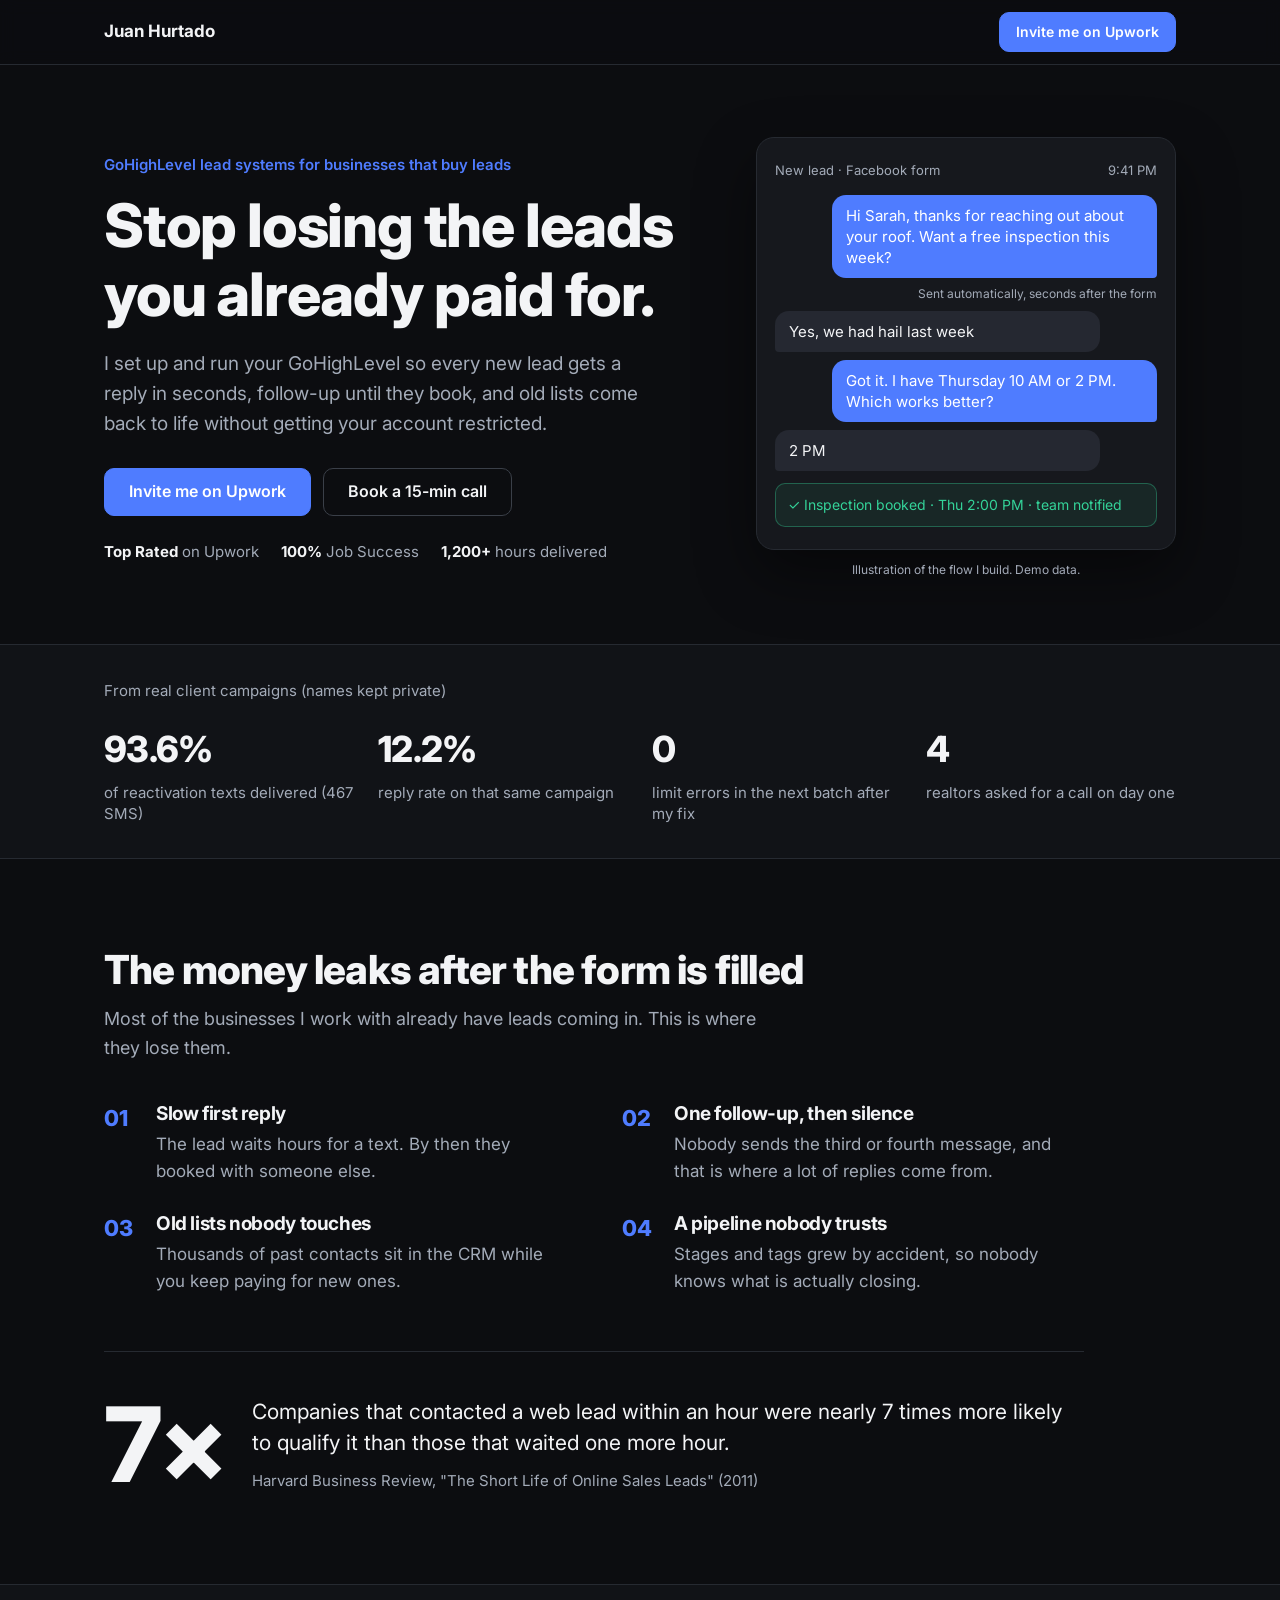
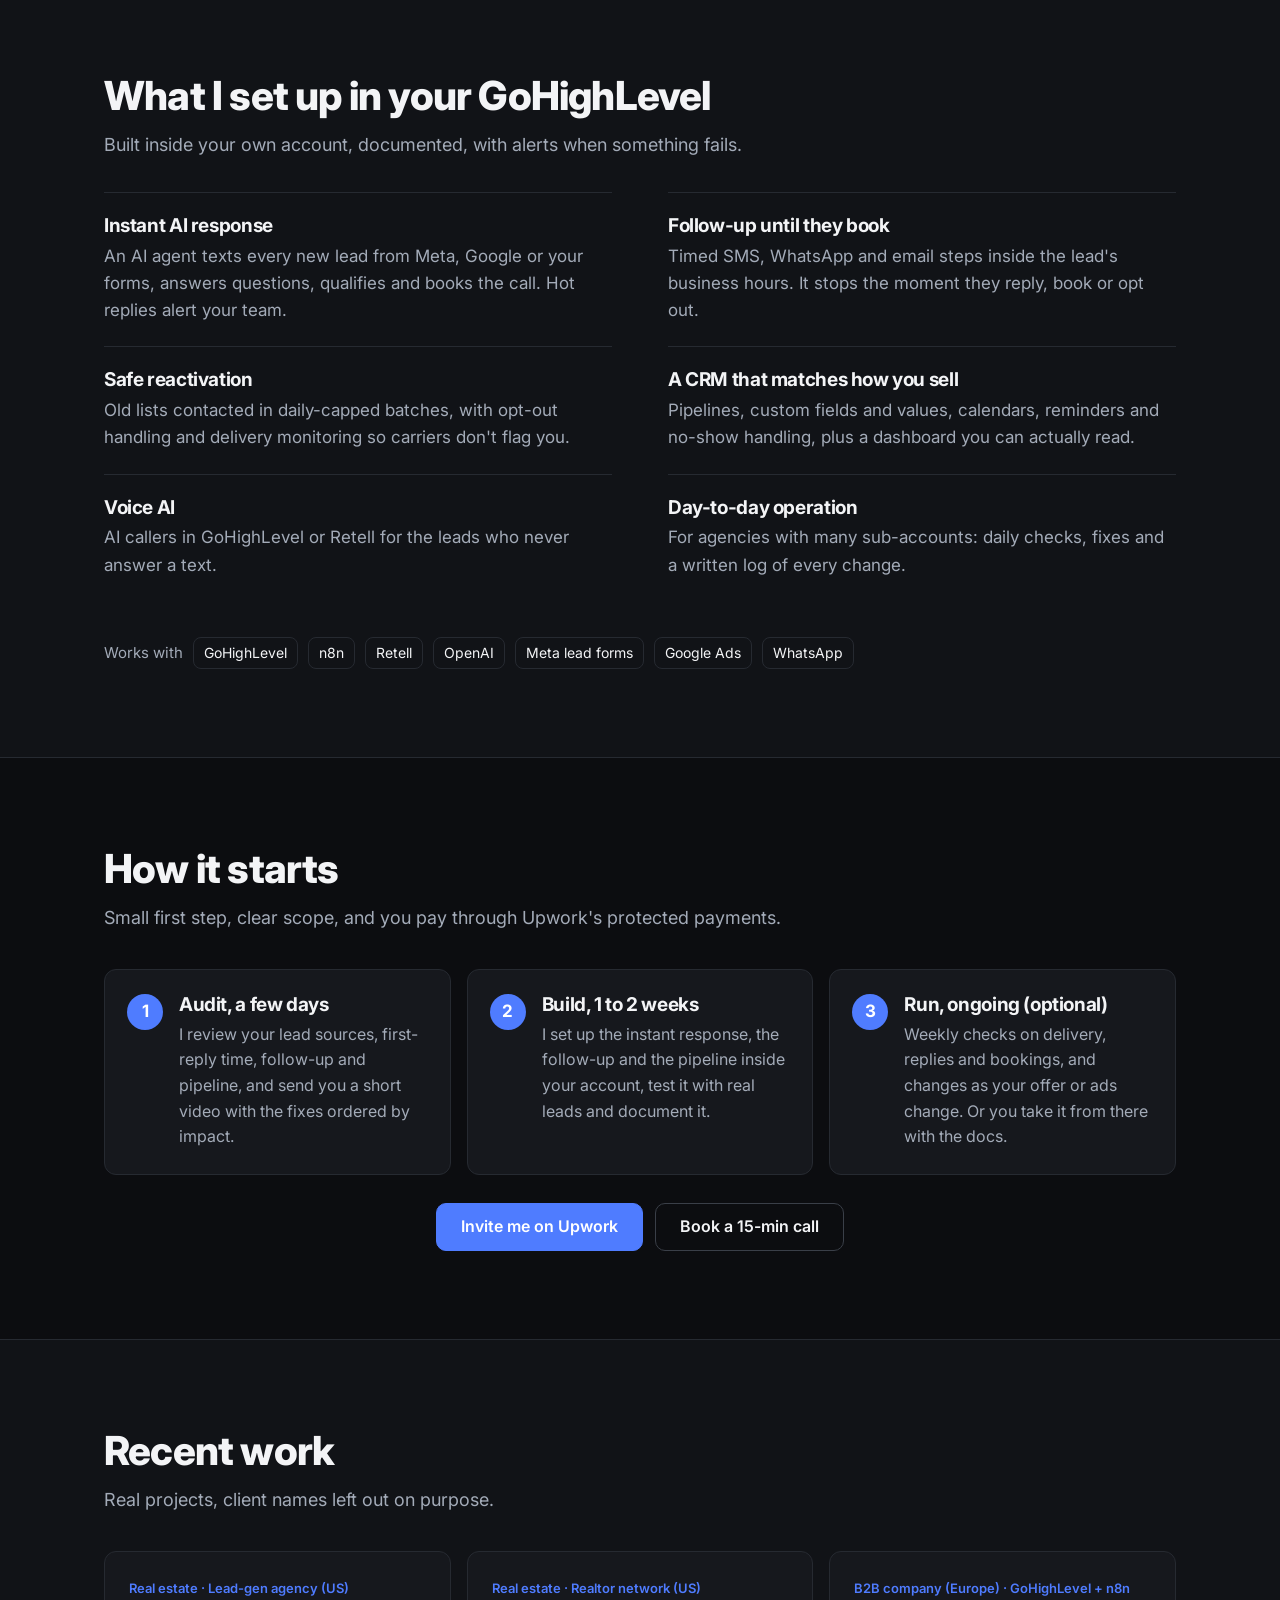
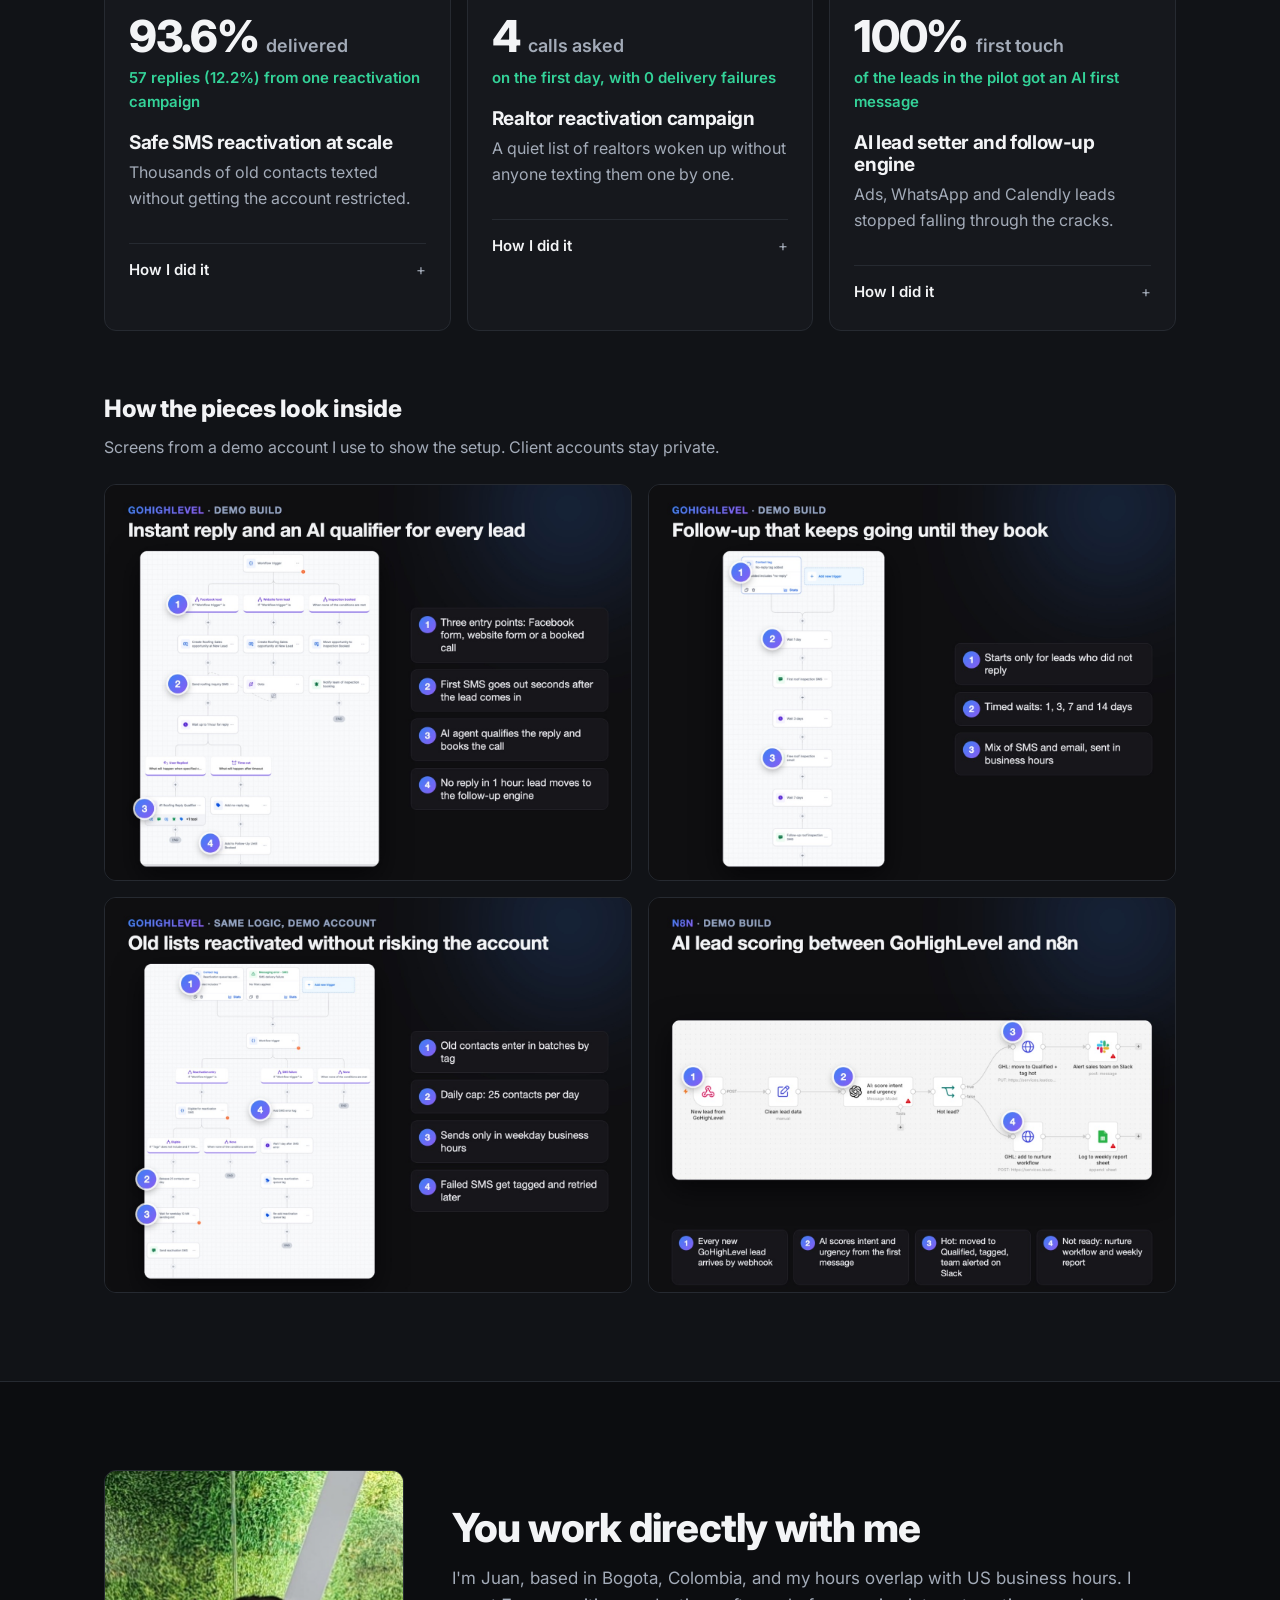
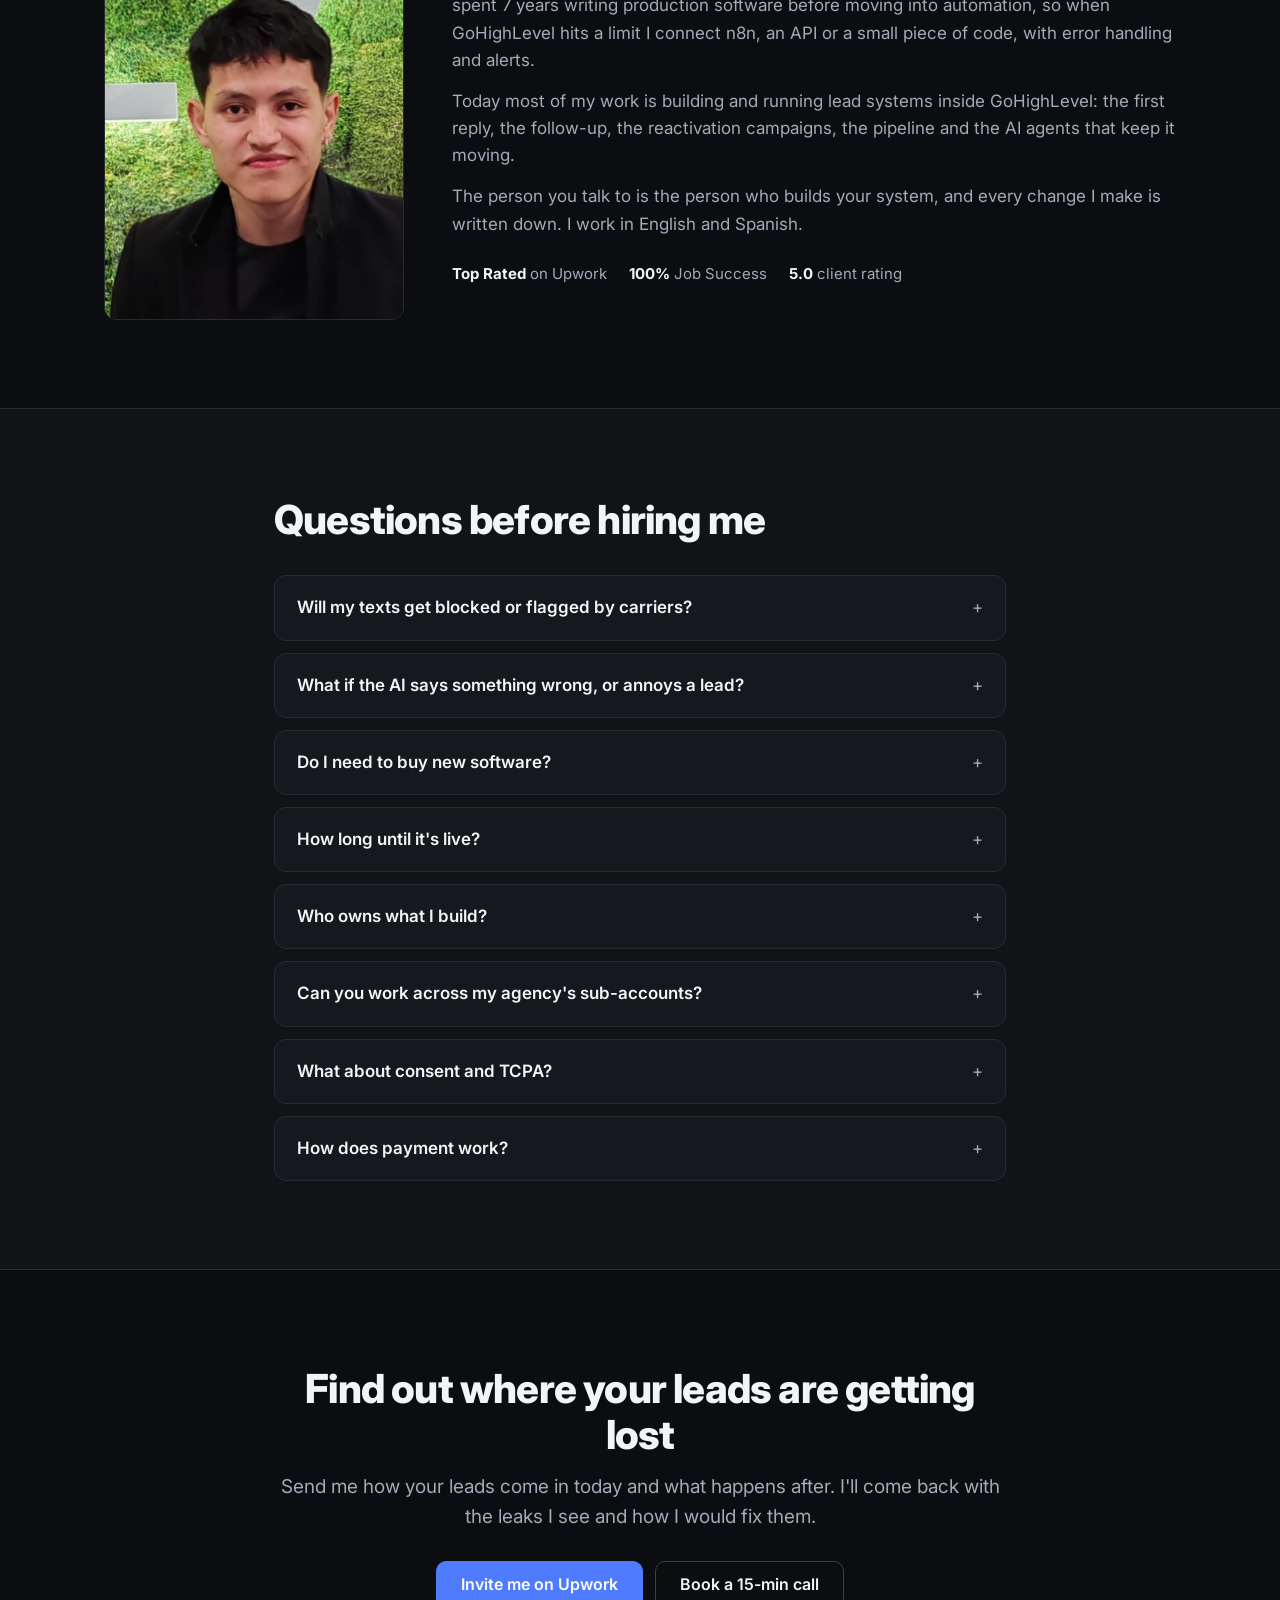
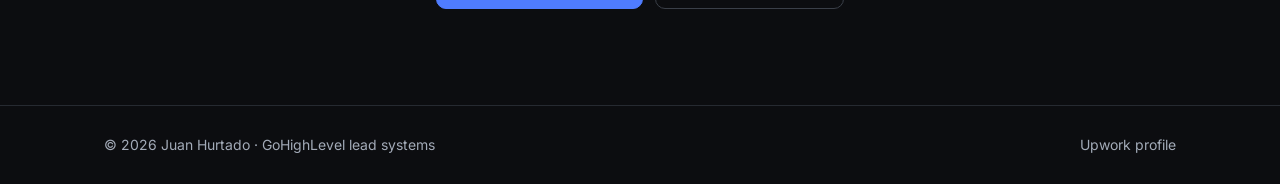
<file: index.html>
<!doctype html>
<html lang="en">
<head>
<meta charset="utf-8">
<meta name="viewport" content="width=device-width, initial-scale=1">
<title>Juan Hurtado | GoHighLevel Lead Systems: AI Follow-Up &amp; Speed-to-Lead</title>
<meta name="description" content="I set up and run GoHighLevel systems that reply to new leads in seconds, follow up until they book, and reactivate old lists safely. Top Rated on Upwork, 100% Job Success.">
<link rel="preconnect" href="https://fonts.googleapis.com">
<link rel="preconnect" href="https://fonts.gstatic.com" crossorigin>
<link href="https://fonts.googleapis.com/css2?family=Inter:wght@400;500;600;700;800&display=swap" rel="stylesheet">
<link rel="stylesheet" href="assets/v3.css">
</head>
<body>

<header class="top">
  <div class="wrap top-in">
    <a href="#" class="brand">Juan Hurtado</a>
    <a class="btn btn-sm" href="https://www.upwork.com/freelancers/~01d2ce62af5850011c?mp_source=share" target="_blank" rel="noopener">Invite me on Upwork</a>
  </div>
</header>

<main>

<!-- 1. Hero -->
<section class="hero">
  <div class="wrap hero-in">
    <div class="hero-copy">
      <p class="eyebrow">GoHighLevel lead systems for businesses that buy leads</p>
      <h1>Stop losing the leads you already paid for.</h1>
      <p class="lead">I set up and run your GoHighLevel so every new lead gets a reply in seconds, follow-up until they book, and old lists come back to life without getting your account restricted.</p>
      <div class="cta-row">
        <a class="btn" href="https://www.upwork.com/freelancers/~01d2ce62af5850011c?mp_source=share" target="_blank" rel="noopener">Invite me on Upwork</a>
        <a class="btn btn-ghost" href="/call">Book a 15-min call</a>
      </div>
      <ul class="proof-line">
        <li><strong>Top Rated</strong> on Upwork</li>
        <li><strong>100%</strong> Job Success</li>
        <li><strong>1,200+</strong> hours delivered</li>
      </ul>
    </div>
    <div class="hero-visual" aria-label="Example of an instant AI reply that books an inspection">
      <div class="phone">
        <div class="phone-top"><span>New lead · Facebook form</span><span>9:41 PM</span></div>
        <div class="msg out">Hi Sarah, thanks for reaching out about your roof. Want a free inspection this week?</div>
        <div class="msg-meta">Sent automatically, seconds after the form</div>
        <div class="msg in">Yes, we had hail last week</div>
        <div class="msg out">Got it. I have Thursday 10 AM or 2 PM. Which works better?</div>
        <div class="msg in">2 PM</div>
        <div class="booked">✓ Inspection booked · Thu 2:00 PM · team notified</div>
      </div>
      <p class="visual-note">Illustration of the flow I build. Demo data.</p>
    </div>
  </div>
</section>

<!-- 2. Proof -->
<section class="band">
  <div class="wrap">
    <p class="band-title">From real client campaigns (names kept private)</p>
    <div class="stats">
      <div class="stat"><span class="num">93.6%</span><span class="lbl">of reactivation texts delivered (467 SMS)</span></div>
      <div class="stat"><span class="num">12.2%</span><span class="lbl">reply rate on that same campaign</span></div>
      <div class="stat"><span class="num">0</span><span class="lbl">limit errors in the next batch after my fix</span></div>
      <div class="stat"><span class="num">4</span><span class="lbl">realtors asked for a call on day one</span></div>
    </div>
  </div>
</section>

<!-- 3. Problem -->
<section class="sec">
  <div class="wrap">
    <h2>The money leaks after the form is filled</h2>
    <p class="sec-sub">Most of the businesses I work with already have leads coming in. This is where they lose them.</p>
    <ol class="leaks">
      <li><h3>Slow first reply</h3><p>The lead waits hours for a text. By then they booked with someone else.</p></li>
      <li><h3>One follow-up, then silence</h3><p>Nobody sends the third or fourth message, and that is where a lot of replies come from.</p></li>
      <li><h3>Old lists nobody touches</h3><p>Thousands of past contacts sit in the CRM while you keep paying for new ones.</p></li>
      <li><h3>A pipeline nobody trusts</h3><p>Stages and tags grew by accident, so nobody knows what is actually closing.</p></li>
    </ol>
    <figure class="fact">
      <span class="fact-num">7&times;</span>
      <figcaption>
        <p>Companies that contacted a web lead within an hour were nearly 7 times more likely to qualify it than those that waited one more hour.</p>
        <cite>Harvard Business Review, "The Short Life of Online Sales Leads" (2011)</cite>
      </figcaption>
    </figure>
  </div>
</section>

<!-- 4. What I set up -->
<section class="sec sec-alt">
  <div class="wrap">
    <h2>What I set up in your GoHighLevel</h2>
    <p class="sec-sub">Built inside your own account, documented, with alerts when something fails.</p>
    <div class="offer">
      <div class="offer-item"><h3>Instant AI response</h3><p>An AI agent texts every new lead from Meta, Google or your forms, answers questions, qualifies and books the call. Hot replies alert your team.</p></div>
      <div class="offer-item"><h3>Follow-up until they book</h3><p>Timed SMS, WhatsApp and email steps inside the lead's business hours. It stops the moment they reply, book or opt out.</p></div>
      <div class="offer-item"><h3>Safe reactivation</h3><p>Old lists contacted in daily-capped batches, with opt-out handling and delivery monitoring so carriers don't flag you.</p></div>
      <div class="offer-item"><h3>A CRM that matches how you sell</h3><p>Pipelines, custom fields and values, calendars, reminders and no-show handling, plus a dashboard you can actually read.</p></div>
      <div class="offer-item"><h3>Voice AI</h3><p>AI callers in GoHighLevel or Retell for the leads who never answer a text.</p></div>
      <div class="offer-item"><h3>Day-to-day operation</h3><p>For agencies with many sub-accounts: daily checks, fixes and a written log of every change.</p></div>
    </div>
    <p class="works">Works with <span>GoHighLevel</span><span>n8n</span><span>Retell</span><span>OpenAI</span><span>Meta lead forms</span><span>Google Ads</span><span>WhatsApp</span></p>
  </div>
</section>

<!-- 5. How it works -->
<section class="sec">
  <div class="wrap">
    <h2>How it starts</h2>
    <p class="sec-sub">Small first step, clear scope, and you pay through Upwork's protected payments.</p>
    <ol class="steps">
      <li><span class="step-n">1</span><div><h3>Audit, a few days</h3><p>I review your lead sources, first-reply time, follow-up and pipeline, and send you a short video with the fixes ordered by impact.</p></div></li>
      <li><span class="step-n">2</span><div><h3>Build, 1 to 2 weeks</h3><p>I set up the instant response, the follow-up and the pipeline inside your account, test it with real leads and document it.</p></div></li>
      <li><span class="step-n">3</span><div><h3>Run, ongoing (optional)</h3><p>Weekly checks on delivery, replies and bookings, and changes as your offer or ads change. Or you take it from there with the docs.</p></div></li>
    </ol>
    <div class="cta-row center">
      <a class="btn" href="https://www.upwork.com/freelancers/~01d2ce62af5850011c?mp_source=share" target="_blank" rel="noopener">Invite me on Upwork</a>
      <a class="btn btn-ghost" href="/call">Book a 15-min call</a>
    </div>
  </div>
</section>

<!-- 6. Case studies -->
<section class="sec sec-alt">
  <div class="wrap">
    <h2>Recent work</h2>
    <p class="sec-sub">Real projects, client names left out on purpose.</p>
    <div class="cases">
      <article class="case">
        <p class="case-tag">Real estate · Lead-gen agency (US)</p>
        <p class="case-num">93.6% <span>delivered</span></p>
        <p class="case-num2">57 replies (12.2%) from one reactivation campaign</p>
        <h3>Safe SMS reactivation at scale</h3>
        <p class="case-line">Thousands of old contacts texted without getting the account restricted.</p>
        <details class="case-more"><summary>How I did it</summary>
          <ul><li>Daily-capped batches with opt-out handling</li><li>Error tags with automatic requeue and delivery monitoring</li><li>When the account hit its daily opt-out limit, I traced it to follow-ups missing an opt-out line and fixed them: the next batch of 240 had 0 limit errors</li></ul>
        </details>
      </article>
      <article class="case">
        <p class="case-tag">Real estate · Realtor network (US)</p>
        <p class="case-num">4 <span>calls asked</span></p>
        <p class="case-num2">on the first day, with 0 delivery failures</p>
        <h3>Realtor reactivation campaign</h3>
        <p class="case-line">A quiet list of realtors woken up without anyone texting them one by one.</p>
        <details class="case-more"><summary>How I did it</summary>
          <ul><li>About 50 personal openers a day from the right number</li><li>An alert to the team the moment a realtor replies</li><li>Automatic stop for anyone who opts out</li></ul>
        </details>
      </article>
      <article class="case">
        <p class="case-tag">B2B company (Europe) · GoHighLevel + n8n</p>
        <p class="case-num">100% <span>first touch</span></p>
        <p class="case-num2">of the leads in the pilot got an AI first message</p>
        <h3>AI lead setter and follow-up engine</h3>
        <p class="case-line">Ads, WhatsApp and Calendly leads stopped falling through the cracks.</p>
        <details class="case-more"><summary>How I did it</summary>
          <ul><li>An AI agent sends the first touch and moves each lead through AI stages in the pipeline</li><li>Follow-ups at 5, 7, 14 and 20 days, approved by a person first</li><li>Sent only in the lead's local business hours, 4 touches max</li></ul>
        </details>
      </article>
    </div>

    <h3 class="sub-h">How the pieces look inside</h3>
    <p class="sec-sub small">Screens from a demo account I use to show the setup. Client accounts stay private.</p>
    <div class="gallery">
      <a href="Images/sistemas/2-workflow-respuesta-ia.jpg" target="_blank" rel="noopener"><img src="Images/sistemas/2-workflow-respuesta-ia.jpg" alt="GoHighLevel workflow: instant reply and AI qualifier for every new lead" loading="lazy" width="1400" height="1050"></a>
      <a href="Images/sistemas/2-workflow-seguimiento.jpg" target="_blank" rel="noopener"><img src="Images/sistemas/2-workflow-seguimiento.jpg" alt="GoHighLevel follow-up workflow that keeps going until the lead books" loading="lazy" width="1400" height="1050"></a>
      <a href="Images/sistemas/2-workflow-reactivacion.jpg" target="_blank" rel="noopener"><img src="Images/sistemas/2-workflow-reactivacion.jpg" alt="GoHighLevel reactivation workflow with a daily cap and retries" loading="lazy" width="1400" height="1050"></a>
      <a href="Images/sistemas/2-workflow-n8n.jpg" target="_blank" rel="noopener"><img src="Images/sistemas/2-workflow-n8n.jpg" alt="n8n workflow that scores leads with AI and updates GoHighLevel" loading="lazy" width="1400" height="1050"></a>
    </div>
  </div>
</section>

<!-- 7. About -->
<section class="sec">
  <div class="wrap about">
    <img class="about-photo" src="Images/Persona/juan-2026.jpg" alt="Juan Hurtado" width="600" height="900">
    <div>
      <h2>You work directly with me</h2>
      <p>I'm Juan, based in Bogota, Colombia, and my hours overlap with US business hours. I spent 7 years writing production software before moving into automation, so when GoHighLevel hits a limit I connect n8n, an API or a small piece of code, with error handling and alerts.</p>
      <p>Today most of my work is building and running lead systems inside GoHighLevel: the first reply, the follow-up, the reactivation campaigns, the pipeline and the AI agents that keep it moving.</p>
      <p>The person you talk to is the person who builds your system, and every change I make is written down. I work in English and Spanish.</p>
      <ul class="proof-line">
        <li><strong>Top Rated</strong> on Upwork</li>
        <li><strong>100%</strong> Job Success</li>
        <li><strong>5.0</strong> client rating</li>
      </ul>
    </div>
  </div>
</section>

<!-- 8. FAQ -->
<section class="sec sec-alt">
  <div class="wrap narrow">
    <h2>Questions before hiring me</h2>
    <details><summary>Will my texts get blocked or flagged by carriers?</summary><p>Most blocks come from three things: no A2P 10DLC registration, messages without an opt-out line, and sending too much too fast. I check your A2P status, add opt-out handling, cap daily volume and watch delivery and opt-out rates. I learned this the hard way on a client account that hit its daily opt-out limit, and fixed the cause.</p></details>
    <details><summary>What if the AI says something wrong, or annoys a lead?</summary><p>The AI only answers from the information and rules you approve, it hands the conversation to a person when it's unsure or the lead asks for one, and sensitive messages can wait for approval. During the first weeks I read the conversations myself and adjust the prompt.</p></details>
    <details><summary>Do I need to buy new software?</summary><p>Usually not. Everything is built inside your GoHighLevel. You pay GoHighLevel's normal usage for SMS and AI. Voice calls need Retell or GoHighLevel's Voice AI, and n8n only if your setup needs something GoHighLevel can't do.</p></details>
    <details><summary>How long until it's live?</summary><p>If your A2P registration is already approved, the instant response and the first follow-up are usually live in one to two weeks. If it isn't, I start the registration on day one, and carrier approval can take from a few days to a couple of weeks.</p></details>
    <details><summary>Who owns what I build?</summary><p>You do. Everything lives in your account, with written documentation, so you can keep it running or hand it to someone else. Nothing is locked to me.</p></details>
    <details><summary>Can you work across my agency's sub-accounts?</summary><p>Yes. I build a standard setup once, then roll it out and maintain it per client, with a log of what changed in each account.</p></details>
    <details><summary>What about consent and TCPA?</summary><p>I set up the technical side: consent fields, quiet hours, opt-out handling and do-not-contact tags. How you collect consent is your call, and for legal questions you should check with your lawyer.</p></details>
    <details><summary>How does payment work?</summary><p>Everything goes through Upwork, hourly or with a fixed first step. You see the hours and the work, and payments are protected by Upwork.</p></details>
  </div>
</section>

<!-- 9. Final CTA -->
<section class="final">
  <div class="wrap narrow center">
    <h2>Find out where your leads are getting lost</h2>
    <p>Send me how your leads come in today and what happens after. I'll come back with the leaks I see and how I would fix them.</p>
    <div class="cta-row center">
      <a class="btn" href="https://www.upwork.com/freelancers/~01d2ce62af5850011c?mp_source=share" target="_blank" rel="noopener">Invite me on Upwork</a>
      <a class="btn btn-ghost" href="/call">Book a 15-min call</a>
    </div>
  </div>
</section>

</main>

<footer class="foot">
  <div class="wrap foot-in">
    <span>© 2026 Juan Hurtado · GoHighLevel lead systems</span>
    <a href="https://www.upwork.com/freelancers/~01d2ce62af5850011c?mp_source=share" target="_blank" rel="noopener">Upwork profile</a>
  </div>
</footer>

</body>
</html>
</file>
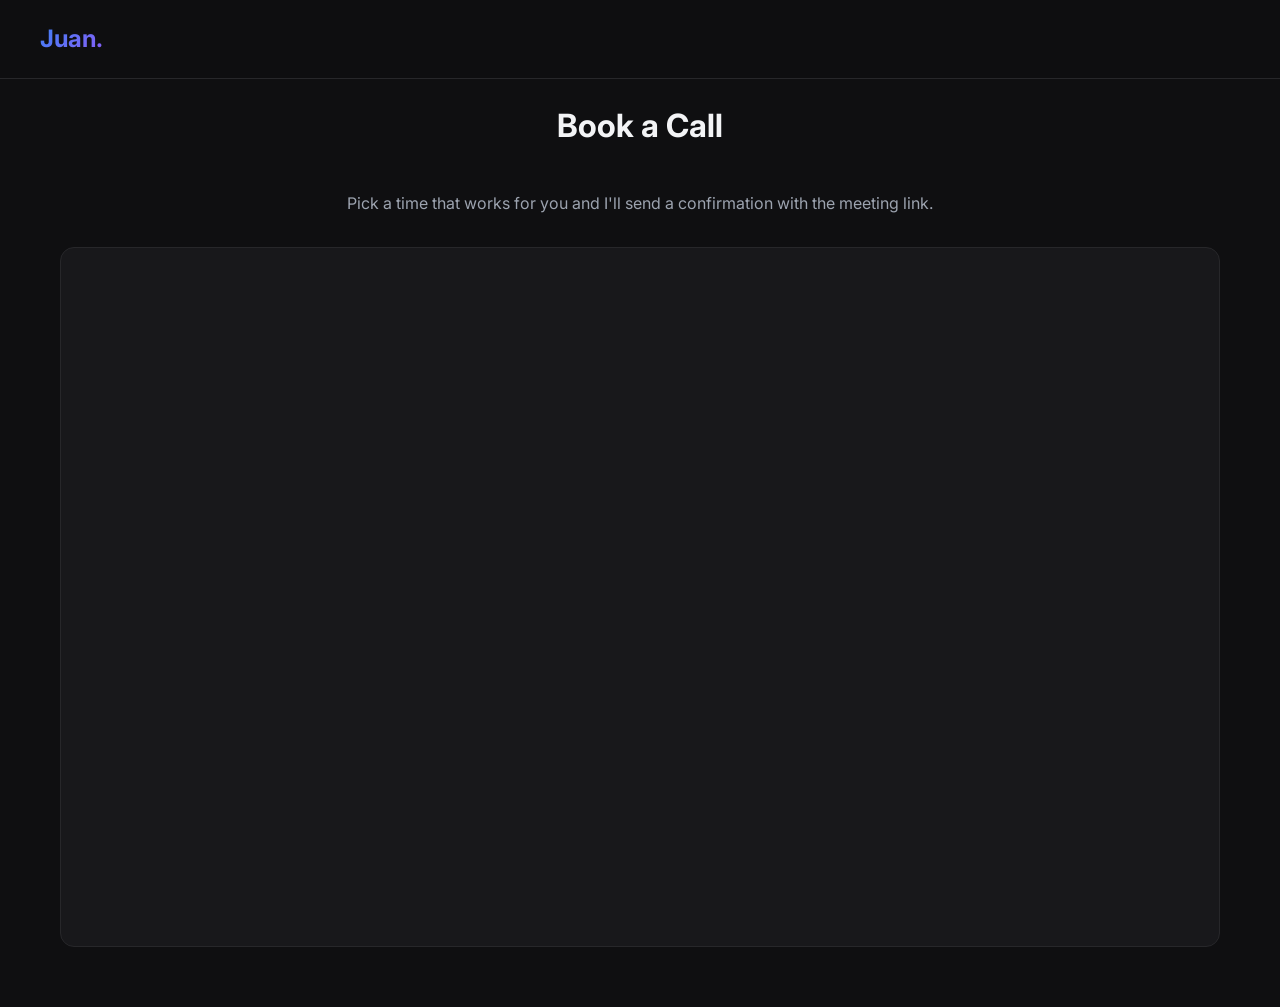
<file: call/index.html>
<!DOCTYPE html>
<html lang="en">

<head>
    <meta charset="UTF-8">
    <meta name="viewport" content="width=device-width, initial-scale=1.0">
    <title>Book a Call | Juan Hurtado</title>
    <meta name="robots" content="noindex, nofollow">
    <link rel="stylesheet" href="../assets/styles.css">
    <link rel="stylesheet" href="../assets/responsive.css">
    <!-- Preconnect for performance -->
    <link rel="preconnect" href="https://fonts.googleapis.com">
    <link rel="preconnect" href="https://fonts.gstatic.com" crossorigin>
    <link href="https://fonts.googleapis.com/css2?family=Inter:wght@300;400;600;700&display=swap" rel="stylesheet">
    <style>
        .call-page {
            padding: 100px 0 60px;
            min-height: 100vh;
        }

        .call-intro {
            text-align: center;
            max-width: 600px;
            margin: 0 auto 30px;
        }

        .call-intro p {
            color: var(--text-secondary);
            margin-top: 12px;
        }

        #cal-booking {
            width: 100%;
            min-height: 700px;
            border-radius: 14px;
            overflow: hidden;
            background: var(--bg-card);
            border: 1px solid var(--border-color);
        }
    </style>
</head>

<body>

    <!-- Navigation (Minimal) -->
    <nav class="navbar">
        <a href="../index.html" class="logo">Juan.</a>
    </nav>

    <main class="section call-page">
        <div class="container">
            <div class="call-intro">
                <h1 class="section-title">Book a Call</h1>
                <p>Pick a time that works for you and I'll send a confirmation with the meeting link.</p>
            </div>
            <div id="cal-booking"></div>
        </div>
    </main>

    <!-- Cal.com inline embed -->
    <script type="text/javascript">
        (function (C, A, L) {
            let p = function (a, ar) { a.q.push(ar); };
            let d = C.document;
            C.Cal = C.Cal || function () {
                let cal = C.Cal;
                let ar = arguments;
                if (!cal.loaded) {
                    cal.ns = {};
                    cal.q = cal.q || [];
                    d.head.appendChild(d.createElement("script")).src = A;
                    cal.loaded = true;
                }
                if (ar[0] === L) {
                    const api = function () { p(api, arguments); };
                    const namespace = ar[1];
                    api.q = api.q || [];
                    if (typeof namespace === "string") {
                        cal.ns[namespace] = cal.ns[namespace] || api;
                        p(cal.ns[namespace], ar);
                        p(cal, ["initNamespace", namespace]);
                    } else p(cal, ar);
                    return;
                }
                p(cal, ar);
            };
        })(window, "https://app.cal.com/embed/embed.js", "init");

        Cal("init", { origin: "https://cal.com" });

        Cal("inline", {
            elementOrSelector: "#cal-booking",
            calLink: "testing-apps-fn1dv2",
            config: { layout: "month_view" }
        });

        Cal("ui", { hideEventTypeDetails: false, layout: "month_view" });
    </script>
</body>

</html>
</file>
<file: assets/v3.css>
/* autosmatrix.uk v3: landing de sistemas de leads. Sobrio: un acento, esquinas moderadas, sin efectos. */
:root{
  --bg:#0c0d10; --bg-alt:#111317; --card:#16181d; --line:#262a31;
  --ink:#f3f4f6; --mute:#a3abb8; --accent:#4f7cff; --accent-ink:#ffffff; --ok:#34d399;
  --radius:12px; --wrap:1120px;
}
*{box-sizing:border-box;margin:0;padding:0}
html{scroll-behavior:smooth}
body{background:var(--bg);color:var(--ink);font:400 17px/1.6 "Inter",-apple-system,"Segoe UI",Roboto,sans-serif;-webkit-font-smoothing:antialiased}
img{max-width:100%;display:block}
a{color:inherit;text-decoration:none}
.wrap{max-width:var(--wrap);margin:0 auto;padding:0 24px}
.narrow{max-width:780px}
.center{text-align:center}
h1,h2,h3{line-height:1.15;letter-spacing:-.02em}
h2{font-size:clamp(28px,3.6vw,40px);font-weight:800}
h3{font-size:19px;font-weight:700}

/* botones */
.btn{display:inline-flex;align-items:center;justify-content:center;min-height:48px;padding:0 24px;border-radius:10px;background:var(--accent);color:var(--accent-ink);font-weight:600;font-size:16px;border:1px solid var(--accent);transition:filter .15s}
.btn:hover{filter:brightness(1.1)}
.btn-ghost{background:transparent;color:var(--ink);border-color:#3a3f48}
.btn-ghost:hover{border-color:var(--mute);filter:none}
.btn-sm{min-height:40px;padding:0 16px;font-size:14px}
.cta-row{display:flex;gap:12px;flex-wrap:wrap;margin-top:28px}
.cta-row.center{justify-content:center}

/* barra superior */
.top{position:sticky;top:0;z-index:10;background:rgba(12,13,16,.88);backdrop-filter:blur(8px);border-bottom:1px solid var(--line)}
.top-in{display:flex;align-items:center;justify-content:space-between;height:64px}
.brand{font-weight:700;font-size:17px}

/* hero */
.hero{padding:72px 0 64px}
.hero-in{display:grid;grid-template-columns:1.15fr .85fr;gap:56px;align-items:center}
.eyebrow{color:var(--accent);font-weight:600;font-size:15px}
.hero h1{font-size:clamp(38px,5.4vw,60px);font-weight:800;margin-top:14px}
.lead{color:var(--mute);font-size:19px;margin-top:20px;max-width:560px}
.proof-line{display:flex;flex-wrap:wrap;gap:6px 22px;list-style:none;margin-top:24px;color:var(--mute);font-size:15px}
.proof-line strong{color:var(--ink)}
.hero-visual{justify-self:end;width:100%;max-width:420px}
.phone{background:var(--card);border:1px solid var(--line);border-radius:18px;padding:22px 18px;box-shadow:0 24px 60px rgba(0,0,0,.45)}
.phone-top{display:flex;justify-content:space-between;color:var(--mute);font-size:13px;margin-bottom:14px}
.msg{font-size:15px;line-height:1.4;padding:10px 14px;border-radius:14px;margin:8px 0;max-width:85%}
.msg.out{background:var(--accent);color:#fff;margin-left:auto;border-bottom-right-radius:4px}
.msg.in{background:#252831;border-bottom-left-radius:4px}
.msg-meta{font-size:12px;color:var(--mute);text-align:right;margin:-2px 0 6px}
.booked{margin-top:12px;font-size:14px;color:var(--ok);background:rgba(52,211,153,.08);border:1px solid rgba(52,211,153,.35);border-radius:10px;padding:10px 12px}
.visual-note{font-size:12px;color:var(--mute);margin-top:10px;text-align:center}

/* franja de prueba */
.band{border-top:1px solid var(--line);border-bottom:1px solid var(--line);background:var(--bg-alt);padding:34px 0}
.band-title{font-size:15px;color:var(--mute);margin-bottom:18px}
.stats{display:grid;grid-template-columns:repeat(4,1fr);gap:24px}
.stat .num{display:block;font-size:36px;font-weight:800;letter-spacing:-.02em}
.stat .lbl{display:block;color:var(--mute);font-size:15px;line-height:1.4;margin-top:4px}

/* secciones */
.sec{padding:88px 0}
.sec-alt{background:var(--bg-alt);border-top:1px solid var(--line);border-bottom:1px solid var(--line)}
.sec-sub{color:var(--mute);font-size:18px;margin-top:12px;max-width:680px}
.sec-sub.small{font-size:16px}
.grid{display:grid;gap:16px;margin-top:36px}
.grid-4{grid-template-columns:repeat(4,1fr)}
.grid-3{grid-template-columns:repeat(3,1fr)}
.card{background:var(--card);border:1px solid var(--line);border-radius:var(--radius);padding:24px 22px}
.card p{color:var(--mute);font-size:16px;margin-top:8px}
.tag{display:inline-block;font-size:13px;font-weight:700;color:var(--accent);margin-bottom:10px}
.quote{margin:40px 0 0;padding:22px 26px;border-left:3px solid var(--accent);background:var(--card);border-radius:0 var(--radius) var(--radius) 0;max-width:820px}
.quote p{font-size:19px}
.quote cite{display:block;margin-top:8px;color:var(--mute);font-size:14px;font-style:normal}

/* pasos */
.steps{list-style:none;display:grid;grid-template-columns:repeat(3,1fr);gap:16px;margin-top:36px}
.steps li{display:flex;gap:16px;background:var(--card);border:1px solid var(--line);border-radius:var(--radius);padding:24px 22px}
.step-n{flex:none;width:36px;height:36px;border-radius:50%;background:var(--accent);color:#fff;font-weight:700;display:flex;align-items:center;justify-content:center}
.steps p{color:var(--mute);font-size:16px;margin-top:6px}

/* casos */
.cases{display:grid;grid-template-columns:repeat(3,1fr);gap:16px;margin-top:36px}
.case{background:var(--card);border:1px solid var(--line);border-radius:var(--radius);padding:26px 24px}
.case-tag{font-size:13px;color:var(--accent);font-weight:600}
.case h3{margin-top:6px}
.case dl{margin-top:14px}
.case dt{font-size:12px;text-transform:uppercase;letter-spacing:.08em;color:var(--mute);margin-top:14px}
.case dd{font-size:16px;margin-top:4px}
.case dd strong{color:var(--ok)}
.sub-h{font-size:24px;font-weight:800;margin-top:64px}
.gallery{display:grid;grid-template-columns:repeat(2,1fr);gap:16px;margin-top:24px}
.gallery a{display:block}
.gallery img{width:100%;height:auto;border-radius:var(--radius);border:1px solid var(--line)}

/* sobre mi */
.about{display:grid;grid-template-columns:300px 1fr;gap:48px;align-items:center}
.about-photo{width:100%;height:auto;aspect-ratio:2/3;object-fit:cover;object-position:center 30%;border-radius:var(--radius);border:1px solid var(--line)}
.about p{color:var(--mute);margin-top:14px}
.about h2{margin-bottom:4px}

/* preguntas */
details{background:var(--card);border:1px solid var(--line);border-radius:var(--radius);margin-top:12px}
details:first-of-type{margin-top:32px}
summary{cursor:pointer;list-style:none;padding:18px 22px;font-weight:600;display:flex;justify-content:space-between;gap:16px}
summary::-webkit-details-marker{display:none}
summary::after{content:"+";color:var(--mute);font-weight:400}
details[open] summary::after{content:"−"}
details p{padding:0 22px 20px;color:var(--mute)}

/* cierre */
.final{padding:96px 0}
.final p{color:var(--mute);font-size:19px;margin-top:14px}
.foot{border-top:1px solid var(--line);padding:28px 0;color:var(--mute);font-size:14px}
.foot-in{display:flex;justify-content:space-between;gap:12px;flex-wrap:wrap}
.foot a:hover{color:var(--ink)}

/* celular */
@media (max-width:960px){
  .hero-in{grid-template-columns:1fr;gap:40px}
  .hero-visual{justify-self:start}
  .grid-4,.stats{grid-template-columns:repeat(2,1fr)}
  .grid-3,.steps,.cases{grid-template-columns:1fr}
  .about{grid-template-columns:1fr}
  .about-photo{max-width:260px}
}
@media (max-width:560px){
  .hero{padding:48px 0 40px}
  .sec{padding:64px 0}
  .grid-4,.gallery{grid-template-columns:1fr}
  .stats{grid-template-columns:repeat(2,1fr)}
  .stat .num{font-size:30px}
  .btn{width:100%}
  .top .btn{width:auto}
}

/* v3.1: menos cajas, mas tipografia */
.leaks{list-style:none;counter-reset:l;display:grid;grid-template-columns:repeat(2,1fr);gap:28px 56px;margin-top:40px;max-width:980px}
.leaks li{counter-increment:l;padding-left:52px;position:relative}
.leaks li::before{content:counter(l,decimal-leading-zero);position:absolute;left:0;top:-2px;font-size:22px;font-weight:800;color:var(--accent)}
.leaks p{color:var(--mute);margin-top:6px}
.fact{display:grid;grid-template-columns:auto 1fr;gap:28px;align-items:center;margin-top:56px;padding-top:40px;border-top:1px solid var(--line);max-width:980px}
.fact-num{font-size:clamp(64px,9vw,104px);font-weight:800;letter-spacing:-.04em;line-height:1;color:var(--ink)}
.fact p{font-size:21px;line-height:1.5;color:var(--ink)}
.fact cite{display:block;margin-top:10px;font-style:normal;font-size:15px;color:var(--mute)}
.offer{display:grid;grid-template-columns:repeat(2,1fr);gap:0 56px;margin-top:32px}
.offer-item{padding:22px 0;border-top:1px solid var(--line)}
.offer-item p{color:var(--mute);margin-top:6px}
.works{margin-top:36px;color:var(--mute);font-size:15px;display:flex;flex-wrap:wrap;gap:8px 10px;align-items:center}
.works span{color:var(--ink);border:1px solid var(--line);border-radius:8px;padding:4px 10px;font-size:14px}
.case dt{text-transform:none;letter-spacing:0;font-size:13px;font-weight:600}
@media (max-width:760px){.leaks,.offer{grid-template-columns:1fr}.fact{grid-template-columns:1fr;gap:12px}}

/* v3.2: casos que se leen de un vistazo */
.case-num{font-size:44px;font-weight:800;letter-spacing:-.03em;line-height:1;margin-top:16px}
.case-num span{font-size:18px;font-weight:600;color:var(--mute);letter-spacing:0}
.case-num2{color:var(--ok);font-size:15px;margin-top:8px;font-weight:600}
.case h3{margin-top:18px}
.case-line{color:var(--mute);margin-top:6px;font-size:16px}
.case-more{background:none;border:0;border-top:1px solid var(--line);border-radius:0;margin-top:18px}
.case-more summary{padding:14px 0 0;font-size:15px;color:var(--ink)}
.case-more ul{padding:10px 0 0 18px;color:var(--mute);font-size:15px}
.case-more li{margin-top:6px}
</file>
<file: assets/styles.css>
/* Reset & Base */
:root {
    --bg-color: #0f0f11;
    --bg-card: #18181b;
    --text-primary: #f3f4f6;
    --text-secondary: #9ca3af;
    --accent-gradient: linear-gradient(135deg, #3b82f6, #8b5cf6);
    --accent-color: #3b82f6;
    --border-color: #27272a;
    --font-main: 'Inter', sans-serif;
}

* {
    margin: 0;
    padding: 0;
    box-sizing: border-box;
}

body {
    font-family: var(--font-main);
    background-color: var(--bg-color);
    color: var(--text-primary);
    line-height: 1.6;
    overflow-x: hidden;
}

a {
    text-decoration: none;
    color: inherit;
    transition: opacity 0.3s;
}

ul {
    list-style: none;
}

/* Utilities */
.container {
    max-width: 1100px;
    margin: 0 auto;
    padding: 0 20px;
}

.section {
    padding: 80px 0;
}

.section-title {
    font-size: 2rem;
    font-weight: 700;
    margin-bottom: 40px;
    text-align: center;
}

.section-desc {
    text-align: center;
    color: var(--text-secondary);
    margin-bottom: 20px;
}

.bg-darker {
    background-color: #0a0a0a;
}

/* Navbar */
.navbar {
    display: flex;
    justify-content: space-between;
    align-items: center;
    padding: 20px 40px;
    position: fixed;
    width: 100%;
    top: 0;
    background: rgba(15, 15, 17, 0.9);
    backdrop-filter: blur(10px);
    z-index: 1000;
    border-bottom: 1px solid var(--border-color);
}

.logo {
    font-size: 1.5rem;
    font-weight: 700;
    background: var(--accent-gradient);
    -webkit-background-clip: text;
    background-clip: text;
    -webkit-text-fill-color: transparent;
}

.nav-links {
    display: flex;
    gap: 30px;
}

.nav-links a {
    font-size: 0.9rem;
    font-weight: 500;
    color: var(--text-secondary);
}

.nav-links a:hover {
    color: var(--text-primary);
}

/* Hero */
.hero {
    height: 90vh;
    display: flex;
    align-items: center;
    justify-content: center;
    text-align: center;
    padding-top: 60px;
    position: relative;
    overflow: hidden;
}

#hero-canvas {
    position: absolute;
    top: 0;
    left: 0;
    width: 100%;
    height: 100%;
    z-index: 0;
    opacity: 0.6;
}

.hero .container {
    position: relative;
    z-index: 1;
}

.hero-title {
    font-size: 3.5rem;
    font-weight: 800;
    margin-bottom: 20px;
    line-height: 1.2;
}

.hero-title span {
    color: var(--accent-color);
    border-bottom: 3px solid var(--accent-color);
}

.hero-subtitle {
    font-size: 1.2rem;
    color: var(--text-secondary);
    margin-bottom: 40px;
}

.hero-cta {
    display: flex;
    justify-content: center;
    gap: 20px;
    flex-wrap: wrap;
}

/* Buttons */
.btn-primary {
    background: var(--accent-gradient);
    color: white;
    padding: 12px 30px;
    border-radius: 50px;
    font-weight: 600;
    display: inline-block;
    transition: transform 0.2s;
}

.btn-primary:hover {
    transform: translateY(-2px);
    opacity: 0.9;
}

.btn-secondary {
    border: 1px solid var(--border-color);
    padding: 12px 30px;
    border-radius: 50px;
    font-weight: 600;
    /* margin-left: 10px; */
}

.btn-secondary:hover {
    background: var(--bg-card);
}

.btn-small {
    background: var(--bg-card);
    padding: 8px 20px;
    border-radius: 20px;
    border: 1px solid var(--border-color);
}

/* Cards Grid */
.grid-3 {
    display: grid;
    grid-template-columns: repeat(auto-fit, minmax(280px, 1fr));
    gap: 30px;
    perspective: 1000px;
}

.card {
    background: var(--bg-card);
    padding: 30px;
    border-radius: 12px;
    border: 1px solid var(--border-color);
    transition: transform 0.1s ease-out, border-color 0.3s;
    transform-style: preserve-3d;
    will-change: transform;
}

.card:hover {
    border-color: var(--accent-color);
}

.card .icon {
    font-size: 2rem;
    margin-bottom: 20px;
}

.card h3 {
    margin-bottom: 10px;
    font-size: 1.2rem;
}

.card p {
    color: var(--text-secondary);
    font-size: 0.95rem;
}

/* Case Study */
.case-study-flow {
    display: flex;
    justify-content: center;
    align-items: center;
    gap: 20px;
    flex-wrap: wrap;
    text-align: center;
}

.step {
    background: var(--bg-card);
    padding: 20px;
    border-radius: 8px;
    border: 1px solid var(--border-color);
    max-width: 250px;
}

.step-label {
    display: block;
    font-size: 0.8rem;
    text-transform: uppercase;
    letter-spacing: 1px;
    color: var(--accent-color);
    margin-bottom: 10px;
    font-weight: 700;
}

.arrow {
    font-size: 1.5rem;
    color: var(--text-secondary);
}

/* Tech Stack — editorial list */
.stack-list {
    margin-top: 48px;
    border-top: 1px solid var(--border-color);
}

.stack-row {
    display: grid;
    grid-template-columns: 200px 160px 1fr;
    align-items: center;
    gap: 32px;
    padding: 20px 0;
    border-bottom: 1px solid var(--border-color);
    transition: padding-left 0.2s;
}

.stack-row:hover {
    padding-left: 8px;
}

.stack-row-name {
    display: flex;
    align-items: center;
    gap: 12px;
    font-size: 1.1rem;
    font-weight: 700;
    color: var(--text-primary);
}

.stack-dot {
    width: 8px;
    height: 8px;
    border-radius: 50%;
    background: var(--brand);
    flex-shrink: 0;
}

.stack-row-level {
    font-size: 0.75rem;
    font-weight: 600;
    text-transform: uppercase;
    letter-spacing: 0.8px;
    color: var(--brand);
    opacity: 0.9;
}

.stack-row-uses {
    font-size: 0.88rem;
    color: var(--text-secondary);
    line-height: 1.5;
}

.stack-also {
    margin-top: 24px;
    text-align: center;
    font-size: 0.88rem;
    color: var(--text-secondary);
    opacity: 0.75;
}

@media (max-width: 900px) {
    .stack-row {
        grid-template-columns: 1fr 1fr;
        grid-template-rows: auto auto;
        row-gap: 6px;
        column-gap: 16px;
    }

    .stack-row-uses {
        grid-column: 1 / -1;
        font-size: 0.84rem;
    }
}

@media (max-width: 480px) {
    .stack-row {
        grid-template-columns: 1fr;
        gap: 4px;
        padding: 16px 0;
    }

    .stack-row:hover {
        padding-left: 4px;
    }

    .stack-row-level {
        padding-left: 20px;
    }

    .stack-row-uses {
        padding-left: 20px;
        grid-column: unset;
    }
}

/* Tech Stack Showcase (legacy — unused) */
.tech-stack-grid {
    display: grid;
    grid-template-columns: repeat(auto-fit, minmax(280px, 1fr));
    gap: 25px;
    margin-top: 40px;
}

.tool-card {
    background: rgba(24, 24, 27, 0.6);
    backdrop-filter: blur(10px);
    border: 1px solid var(--border-color);
    border-radius: 16px;
    padding: 30px;
    cursor: pointer;
    transition: all 0.3s cubic-bezier(0.4, 0, 0.2, 1);
    position: relative;
    overflow: hidden;
    text-align: center;
}

.tool-card::before {
    content: '';
    position: absolute;
    top: 0;
    left: 0;
    right: 0;
    height: 3px;
    background: var(--accent-gradient);
    transform: scaleX(0);
    transition: transform 0.3s;
}

.tool-card:hover::before {
    transform: scaleX(1);
}

.tool-card:hover {
    transform: translateY(-5px);
    border-color: var(--accent-color);
    box-shadow: 0 10px 30px rgba(59, 130, 246, 0.2);
}

.tool-card.expanded {
    grid-column: span 2;
    text-align: left;
    background: rgba(24, 24, 27, 0.95);
}

.tool-icon {
    font-size: 3rem;
    margin: 0 auto 15px auto;
    display: block;
}

.tool-card h3 {
    font-size: 1.5rem;
    margin-bottom: 10px;
    color: var(--text-primary);
}

.tool-badge {
    display: inline-block;
    background: var(--accent-gradient);
    color: white;
    padding: 4px 12px;
    border-radius: 20px;
    font-size: 0.75rem;
    font-weight: 600;
    text-transform: uppercase;
    letter-spacing: 0.5px;
}

.tool-details {
    max-height: 0;
    overflow: hidden;
    opacity: 0;
    transition: all 0.4s ease;
    margin-top: 20px;
}

.tool-card.expanded .tool-details {
    max-height: 500px;
    opacity: 1;
}

.skill-bar {
    width: 100%;
    height: 8px;
    background: rgba(255, 255, 255, 0.1);
    border-radius: 10px;
    overflow: hidden;
    margin: 15px 0;
}

.skill-level {
    height: 100%;
    background: var(--accent-gradient);
    border-radius: 10px;
    transition: width 0.6s ease;
}

.tool-card.expanded .skill-level {
    animation: fillBar 1s ease-out;
}

@keyframes fillBar {
    from {
        width: 0 !important;
    }
}

.experience-years {
    color: var(--text-secondary);
    font-size: 0.9rem;
    margin-bottom: 15px;
}

.use-cases {
    list-style: none;
    padding: 0;
}

.use-cases li {
    color: var(--text-secondary);
    font-size: 0.9rem;
    padding: 8px 0;
    padding-left: 20px;
    position: relative;
}

.use-cases li::before {
    content: '→';
    position: absolute;
    left: 0;
    color: var(--accent-color);
}

/* Skill Constellation */
.constellation-container {
    position: relative;
    width: 100%;
    max-width: 600px;
    height: 600px;
    margin: 40px auto;
}

.core-system {
    position: absolute;
    top: 50%;
    left: 50%;
    transform: translate(-50%, -50%);
    width: 120px;
    height: 120px;
    background: var(--accent-gradient);
    border-radius: 50%;
    display: flex;
    align-items: center;
    justify-content: center;
    text-align: center;
    font-weight: 700;
    font-size: 0.9rem;
    z-index: 10;
    box-shadow: 0 0 40px rgba(59, 130, 246, 0.6);
    animation: corePulse 3s ease-in-out infinite;
}

.core-pulse {
    position: absolute;
    width: 100%;
    height: 100%;
    border-radius: 50%;
    border: 2px solid var(--accent-color);
    animation: pulse 2s ease-out infinite;
}

@keyframes corePulse {

    0%,
    100% {
        transform: translate(-50%, -50%) scale(1);
    }

    50% {
        transform: translate(-50%, -50%) scale(1.05);
    }
}

.core-system span {
    display: block;
    font-size: 0.8rem;
    text-transform: uppercase;
    letter-spacing: 1px;
    color: white;
    text-shadow: 0 0 10px rgba(59, 130, 246, 0.8);
    margin-bottom: 10px;
    font-weight: 700;
}

@keyframes pulse {
    0% {
        transform: scale(1);
        opacity: 1;
    }

    100% {
        transform: scale(2);
        opacity: 0;
    }
}

.orbit {
    position: absolute;
    top: 50%;
    left: 50%;
    border: 1px dashed rgba(255, 255, 255, 0.1);
    border-radius: 50%;
    transform: translate(-50%, -50%);
    pointer-events: none;
    transition: z-index 0s;
}

/* Elevate the entire orbit when its planet is hovered */
.orbit:has(.planet:hover) {
    z-index: 1000;
}

.orbit-1 {
    width: 240px;
    height: 240px;
    animation: rotate 20s linear infinite;
}

.orbit-2 {
    width: 320px;
    height: 320px;
    animation: rotate 25s linear infinite reverse;
}

.orbit-3 {
    width: 400px;
    height: 400px;
    animation: rotate 30s linear infinite;
}

.orbit-4 {
    width: 480px;
    height: 480px;
    animation: rotate 35s linear infinite reverse;
}

.orbit-5 {
    width: 560px;
    height: 560px;
    animation: rotate 40s linear infinite;
}

.orbit-6 {
    width: 640px;
    height: 640px;
    animation: rotate 45s linear infinite reverse;
}

@keyframes rotate {
    from {
        transform: translate(-50%, -50%) rotate(0deg);
    }

    to {
        transform: translate(-50%, -50%) rotate(360deg);
    }
}

.planet-container {
    position: absolute;
    top: 0;
    left: 50%;
    width: 50px;
    height: 50px;
    transform: translateX(-50%);
    pointer-events: none;
    z-index: 20;
}

.planet {
    position: relative;
    width: 100%;
    height: 100%;
    border-radius: 50%;
    cursor: pointer;
    transition: all 0.3s;
    display: flex;
    align-items: center;
    justify-content: center;
    pointer-events: auto;
}

.planet-label {
    font-size: 0.85rem;
    font-weight: 700;
    color: white;
    text-shadow: 0 0 10px rgba(0, 0, 0, 0.8);
    display: inline-block;
}

/* Counter-rotate containers based on their orbit */
.orbit-1 .planet-container {
    animation: counterRotate1 20s linear infinite;
}

.orbit-2 .planet-container {
    animation: counterRotate2 25s linear infinite;
}

.orbit-3 .planet-container {
    animation: counterRotate3 30s linear infinite;
}

.orbit-4 .planet-container {
    animation: counterRotate4 35s linear infinite;
}

.orbit-5 .planet-container {
    animation: counterRotate5 40s linear infinite;
}

.orbit-6 .planet-container {
    animation: counterRotate6 45s linear infinite;
}

@keyframes counterRotate1 {
    from {
        transform: translateX(-50%) rotate(0deg);
    }

    to {
        transform: translateX(-50%) rotate(-360deg);
    }
}

@keyframes counterRotate2 {
    from {
        transform: translateX(-50%) rotate(0deg);
    }

    to {
        transform: translateX(-50%) rotate(360deg);
    }
}

@keyframes counterRotate3 {
    from {
        transform: translateX(-50%) rotate(0deg);
    }

    to {
        transform: translateX(-50%) rotate(-360deg);
    }
}

@keyframes counterRotate4 {
    from {
        transform: translateX(-50%) rotate(0deg);
    }

    to {
        transform: translateX(-50%) rotate(360deg);
    }
}

@keyframes counterRotate5 {
    from {
        transform: translateX(-50%) rotate(0deg);
    }

    to {
        transform: translateX(-50%) rotate(-360deg);
    }
}

@keyframes counterRotate6 {
    from {
        transform: translateX(-50%) rotate(0deg);
    }

    to {
        transform: translateX(-50%) rotate(360deg);
    }
}

.planet-make {
    background: linear-gradient(135deg, #6366f1, #8b5cf6);
    box-shadow: 0 0 20px rgba(99, 102, 241, 0.6);
}

.planet-n8n {
    background: linear-gradient(135deg, #ec4899, #f43f5e);
    box-shadow: 0 0 20px rgba(236, 72, 153, 0.6);
}

.planet-ghl {
    background: linear-gradient(135deg, #10b981, #14b8a6);
    box-shadow: 0 0 20px rgba(16, 185, 129, 0.6);
}

.planet-airtable {
    background: linear-gradient(135deg, #f59e0b, #f97316);
    box-shadow: 0 0 20px rgba(245, 158, 11, 0.6);
}

.planet-openai {
    background: linear-gradient(135deg, #3b82f6, #2563eb);
    box-shadow: 0 0 20px rgba(59, 130, 246, 0.6);
}

.planet-zapier {
    background: linear-gradient(135deg, #a855f7, #9333ea);
    box-shadow: 0 0 20px rgba(168, 85, 247, 0.6);
}

.planet:hover {
    transform: scale(1.3);
    z-index: 100;
}

.planet-tooltip {
    position: absolute;
    bottom: 120%;
    left: 50%;
    transform: translateX(-50%) scale(0);
    background: rgba(24, 24, 27, 0.95);
    backdrop-filter: blur(10px);
    padding: 12px 16px;
    border-radius: 8px;
    border: 1px solid var(--border-color);
    white-space: nowrap;
    opacity: 0;
    transition: all 0.3s;
    pointer-events: none;
    z-index: 102;
}

.planet:hover .planet-tooltip {
    transform: translateX(-50%) scale(1);
    opacity: 1;
}

.planet-tooltip strong {
    display: block;
    margin-bottom: 4px;
    color: var(--text-primary);
}

.planet-tooltip p {
    font-size: 0.85rem;
    color: var(--text-secondary);
    margin: 0;
}

/* Footer */
.footer {
    border-top: 1px solid var(--border-color);
    padding: 60px 0 0;
    margin-top: 60px;
}

.footer-content {
    display: grid;
    grid-template-columns: 1.4fr 1fr 1.2fr;
    gap: 48px;
    margin-bottom: 48px;
    align-items: start;
}

.footer-logo {
    font-size: 1.6rem;
    font-weight: 700;
    background: var(--accent-gradient);
    -webkit-background-clip: text;
    background-clip: text;
    -webkit-text-fill-color: transparent;
    margin-bottom: 12px;
}

.footer-tagline {
    color: var(--text-secondary);
    font-size: 0.88rem;
    line-height: 1.6;
    margin-bottom: 0;
}

.footer-col h4 {
    margin-bottom: 16px;
    color: var(--text-primary);
    font-size: 0.85rem;
    text-transform: uppercase;
    letter-spacing: 1px;
    font-weight: 600;
}

.footer-links {
    list-style: none;
    padding: 0;
    display: flex;
    flex-direction: column;
    gap: 10px;
}

.footer-links a {
    color: var(--text-secondary);
    font-size: 0.9rem;
    transition: color 0.2s;
}

.footer-links a:hover {
    color: var(--text-primary);
}

.footer-cta {
    display: inline-block;
    margin-top: 16px;
    font-size: 0.88rem;
    padding: 10px 22px;
}

.footer-bottom {
    border-top: 1px solid var(--border-color);
    padding: 20px 0;
    text-align: center;
}

.footer-bottom p {
    font-size: 0.8rem;
    color: var(--text-secondary);
}

@media (max-width: 768px) {
    .footer-content {
        grid-template-columns: 1fr;
        gap: 36px;
    }
}

@media (max-width: 480px) {
    .footer-content {
        gap: 28px;
    }

    .footer {
        padding: 40px 0 0;
    }
}

/* CTA Section Spacing */
.cta-section {
    text-align: center;
}

.cta-section h2 {
    margin-bottom: 15px;
}

.cta-section p {
    margin-bottom: 40px;
    color: var(--text-secondary);
    font-size: 1.1rem;
}

/* About Me Layout */
.about-content {
    display: grid;
    line-height: 1.6;
}

.project-tags {
    display: flex;
    gap: 10px;
    margin-bottom: 20px;
    flex-wrap: wrap;
}

.tag {
    background: rgba(255, 255, 255, 0.05);
    padding: 4px 10px;
    border-radius: 20px;
    font-size: 0.75rem;
    color: var(--text-secondary);
    border: 1px solid var(--border-color);
}

.btn-text {
    color: var(--accent-color);
    text-decoration: none;
    font-weight: 600;
    font-size: 0.9rem;
    display: inline-flex;
    align-items: center;
    gap: 5px;
    transition: gap 0.3s;
}

.btn-text:hover {
    gap: 8px;
}

/* Certifications Section */
.cert-grid {
    display: grid;
    grid-template-columns: repeat(4, 1fr);
    gap: 24px;
    margin-top: 40px;
}

.cert-card {
    background: rgba(255, 255, 255, 0.03);
    border: 1px solid var(--border-color);
    border-radius: 14px;
    overflow: hidden;
    transition: transform 0.3s, border-color 0.3s, box-shadow 0.3s;
    cursor: default;
}

.cert-card:hover {
    transform: translateY(-6px);
    border-color: var(--accent-color);
    box-shadow: 0 12px 32px rgba(59, 130, 246, 0.15);
}

.cert-img-wrap {
    width: 100%;
    aspect-ratio: 4 / 3;
    overflow: hidden;
    background: #f5f5f0;
}

.cert-img {
    width: 100%;
    height: 100%;
    object-fit: cover;
    object-position: top left;
    transition: transform 0.4s ease;
    display: block;
}

.cert-card:hover .cert-img {
    transform: scale(1.04);
}

.cert-info {
    padding: 16px 18px 18px;
}

.cert-info h3 {
    font-size: 0.9rem;
    font-weight: 600;
    color: var(--text-primary);
    margin-bottom: 4px;
    line-height: 1.4;
}

.cert-info p {
    font-size: 0.78rem;
    color: var(--text-secondary);
}

@media (max-width: 900px) {
    .cert-grid {
        grid-template-columns: repeat(2, 1fr);
    }
}

@media (max-width: 480px) {
    .cert-grid {
        grid-template-columns: repeat(2, 1fr);
        gap: 16px;
    }

    .cert-info {
        padding: 12px 14px 14px;
    }

    .cert-info h3 {
        font-size: 0.8rem;
    }
}

.cert-card h3 {
    font-size: 1.1rem;
    margin-bottom: 5px;
    color: var(--text-primary);
}

.cert-card p {
    font-size: 0.9rem;
    color: var(--text-secondary);
}

/* Responsive */
@media (max-width: 768px) {
    .hero-title {
        font-size: 2.5rem;
    }

    .navbar {
        padding: 15px 20px;
    }

    .nav-links {
        display: none;
    }

    .case-study-flow {
        flex-direction: column;
    }

    .arrow {
        transform: rotate(90deg);
    }

    .tech-stack-grid {
        grid-template-columns: 1fr;
    }

    .tool-card.expanded {
        grid-column: span 1;
    }

    .constellation-container {
        max-width: 400px;
        height: 400px;
    }

    background: linear-gradient(135deg, #a855f7, #9333ea);
    box-shadow: 0 0 20px rgba(168, 85, 247, 0.6);
}

.planet:hover {
    transform: scale(1.3);
    z-index: 100;
}

.planet-tooltip {
    position: absolute;
    bottom: 120%;
    left: 50%;
    transform: translateX(-50%) scale(0);
    background: rgba(24, 24, 27, 0.95);
    backdrop-filter: blur(10px);
    padding: 12px 16px;
    border-radius: 8px;
    border: 1px solid var(--border-color);
    white-space: nowrap;
    opacity: 0;
    transition: all 0.3s;
    pointer-events: none;
    z-index: 102;
}

.planet:hover .planet-tooltip {
    transform: translateX(-50%) scale(1);
    opacity: 1;
}

.planet-tooltip strong {
    display: block;
    margin-bottom: 4px;
    color: var(--text-primary);
}

.planet-tooltip p {
    font-size: 0.85rem;
    color: var(--text-secondary);
    margin: 0;
}

/* Footer */
.footer {
    border-top: 1px solid var(--border-color);
    padding: 60px 0 20px;
    margin-top: 60px;
}

.footer-content {
    display: flex;
    justify-content: space-between;
    margin-bottom: 40px;
}

.footer-col h4 {
    margin-bottom: 15px;
    color: var(--text-primary);
}

.footer-col p {
    color: var(--text-secondary);
    font-size: 0.9rem;
}

.copyright {
    text-align: center;
    font-size: 0.8rem;
    color: var(--text-secondary);
    border-top: 1px solid var(--border-color);
    padding-top: 20px;
}

/* CTA Section Spacing */
.cta-section h2 {
    margin-bottom: 15px;
}

.cta-section p {
    margin-bottom: 40px;
    color: var(--text-secondary);
    font-size: 1.1rem;
}

/* About Me Layout */
.about-content {
    display: grid;
    line-height: 1.6;
}

.project-tags {
    display: flex;
    gap: 10px;
    margin-bottom: 20px;
    flex-wrap: wrap;
}

.tag {
    background: rgba(255, 255, 255, 0.05);
    padding: 4px 10px;
    border-radius: 20px;
    font-size: 0.75rem;
    color: var(--text-secondary);
    border: 1px solid var(--border-color);
}

.btn-text {
    color: var(--accent-color);
    text-decoration: none;
    font-weight: 600;
    font-size: 0.9rem;
    display: inline-flex;
    align-items: center;
    gap: 5px;
    transition: gap 0.3s;
}

.btn-text:hover {
    gap: 8px;
}

/* Certifications Section */
.cert-grid {
    display: grid;
    grid-template-columns: repeat(auto-fit, minmax(200px, 1fr));
    gap: 20px;
    margin-top: 40px;
}

.cert-card {
    background: rgba(255, 255, 255, 0.03);
    border: 1px solid var(--border-color);
    border-radius: 12px;
    padding: 30px 20px;
    text-align: center;
    transition: transform 0.3s;
}

.cert-card:hover {
    transform: translateY(-5px);
    background: rgba(255, 255, 255, 0.05);
}

.cert-icon {
    font-size: 2.5rem;
    margin-bottom: 15px;
}

.cert-card h3 {
    font-size: 1.1rem;
    margin-bottom: 5px;
    color: var(--text-primary);
}

.cert-card p {
    font-size: 0.9rem;
    color: var(--text-secondary);
}

/* Responsive */
@media (max-width: 768px) {
    .hero-title {
        font-size: 2.5rem;
    }

    .navbar {
        padding: 15px 20px;
    }

    .nav-links {
        display: none;
    }

    .case-study-flow {
        flex-direction: column;
    }

    .arrow {
        transform: rotate(90deg);
    }

    .tech-stack-grid {
        grid-template-columns: 1fr;
    }

    .tool-card.expanded {
        grid-column: span 1;
    }

    .constellation-container {
        max-width: 400px;
        height: 400px;
    }

    .orbit-5,
    .orbit-6 {
        display: none;
    }

    .about-content {
        grid-template-columns: 1fr;
        text-align: center;
    }
}

/* Portfolio and Profile Image Styles */
.project-img {
    width: 100%;
    height: 100%;
    object-fit: cover;
    transition: transform 0.3s;
}

.project-card:hover .project-img {
    transform: scale(1.05);
}

/* Video Section */
.video-container {
    max-width: 800px;
    margin: 0 auto;
    padding: 20px;
    background: var(--bg-card);
    border-radius: 20px;
    border: 1px solid var(--border-color);
    box-shadow: 0 10px 30px rgba(0, 0, 0, 0.3);
    width: 100%;
}

.video-wrapper {
    position: relative;
    padding-bottom: 56.25%;
    /* 16:9 Aspect Ratio */
    height: 0;
    overflow: hidden;
    border-radius: 12px;
}

.video-wrapper iframe {
    position: absolute;
    top: 0;
    left: 0;
    width: 100%;
    height: 100%;
    border: none;
}


/* =========================================
   PROCESS STEPPER
   ========================================= */
.version-label {
    font-size: 0.75rem;
    font-weight: 500;
    color: var(--text-secondary);
    background: rgba(255,255,255,0.05);
    border: 1px solid var(--border-color);
    padding: 3px 10px;
    border-radius: 20px;
    vertical-align: middle;
    margin-left: 10px;
    letter-spacing: 0.5px;
}

.process-steps {
    display: grid;
    grid-template-columns: repeat(6, 1fr);
    gap: 0;
    margin-top: 48px;
    position: relative;
}

/* connecting line between steps */
.process-step {
    display: flex;
    flex-direction: column;
    align-items: center;
    text-align: center;
    padding: 0 10px;
    position: relative;
}

.process-step::before {
    content: '';
    position: absolute;
    top: 27px;
    left: calc(50% + 28px);
    right: calc(-50% + 28px);
    height: 2px;
    background: var(--border-color);
    z-index: 0;
}

.process-step:last-child::before {
    display: none;
}

.step-num {
    width: 56px;
    height: 56px;
    border-radius: 50%;
    background: var(--accent-gradient);
    display: flex;
    align-items: center;
    justify-content: center;
    font-size: 1rem;
    font-weight: 700;
    color: white;
    position: relative;
    z-index: 1;
    margin-bottom: 18px;
    flex-shrink: 0;
    box-shadow: 0 0 20px rgba(59, 130, 246, 0.3);
}

.step-title {
    font-size: 0.95rem;
    font-weight: 700;
    margin-bottom: 8px;
    color: var(--text-primary);
}

.step-desc {
    font-size: 0.8rem;
    color: var(--text-secondary);
    line-height: 1.5;
}

@media (max-width: 900px) {
    .process-steps {
        grid-template-columns: repeat(3, 1fr);
        row-gap: 40px;
    }

    .process-step:nth-child(3)::before {
        display: none;
    }
}

@media (max-width: 480px) {
    .process-steps {
        grid-template-columns: repeat(2, 1fr);
        row-gap: 32px;
    }

    .process-step:nth-child(3)::before {
        display: block;
    }

    .process-step:nth-child(2n)::before {
        display: none;
    }

    .step-num {
        width: 46px;
        height: 46px;
        font-size: 0.85rem;
    }
}

/* =========================================
   FEATURED PROJECTS
   ========================================= */
.featured-projects-list {
    display: flex;
    flex-direction: column;
    gap: 40px;
    margin-top: 20px;
}

.featured-project-card {
    background: var(--bg-color);
    border: 1px solid var(--border-color);
    border-radius: 16px;
    padding: 36px 40px;
    transition: border-color 0.3s;
}

.featured-project-card:hover {
    border-color: var(--accent-color);
}

.project-header {
    display: flex;
    align-items: center;
    gap: 14px;
    flex-wrap: wrap;
    margin-bottom: 12px;
}

.project-label-tag {
    font-size: 0.78rem;
    font-weight: 600;
    color: var(--text-secondary);
    background: rgba(255, 255, 255, 0.05);
    padding: 5px 14px;
    border-radius: 20px;
    border: 1px solid var(--border-color);
    white-space: nowrap;
}

.project-stack-tags {
    display: flex;
    gap: 8px;
    flex-wrap: wrap;
}

.project-title-main {
    font-size: 1.4rem;
    font-weight: 700;
    margin-bottom: 24px;
    color: var(--text-primary);
}

.project-story-row {
    display: flex;
    align-items: flex-start;
    gap: 12px;
    margin-bottom: 24px;
}

.story-block {
    flex: 1;
    min-width: 160px;
    background: rgba(255, 255, 255, 0.03);
    border: 1px solid var(--border-color);
    border-radius: 10px;
    padding: 18px 20px;
}

.story-step {
    display: block;
    font-size: 0.72rem;
    text-transform: uppercase;
    letter-spacing: 1.2px;
    color: var(--accent-color);
    font-weight: 700;
    margin-bottom: 10px;
}

.story-block p {
    color: var(--text-secondary);
    font-size: 0.9rem;
    line-height: 1.6;
    margin: 0;
}

.story-arrow {
    font-size: 1.1rem;
    color: var(--text-secondary);
    padding-top: 28px;
    flex-shrink: 0;
    opacity: 0.5;
}

.project-visual {
    margin-top: 4px;
}

.coming-soon-badge {
    display: inline-flex;
    align-items: center;
    gap: 8px;
    background: rgba(59, 130, 246, 0.08);
    border: 1px solid rgba(59, 130, 246, 0.25);
    color: var(--accent-color);
    padding: 8px 18px;
    border-radius: 30px;
    font-size: 0.78rem;
    font-weight: 600;
    letter-spacing: 0.5px;
}

.coming-soon-badge::before {
    content: "\23F3";
    font-size: 0.95rem;
}

.project-visual-img-wrap {
    margin-top: 20px;
}

.project-visual-img {
    width: 100%;
    max-height: 260px;
    object-fit: cover;
    border-radius: 10px;
    border: 1px solid var(--border-color);
    display: block;
}

/* Video slot inside each project card */
.project-video-slot {
    margin-top: 24px;
    position: relative;
    padding-bottom: 56.25%;
    height: 0;
    overflow: hidden;
    border-radius: 10px;
    background: #0a0a0a;
    border: 1px solid var(--border-color);
}

.project-video-slot iframe {
    position: absolute;
    top: 0;
    left: 0;
    width: 100%;
    height: 100%;
    border: none;
}

.video-placeholder {
    position: absolute;
    top: 0;
    left: 0;
    width: 100%;
    height: 100%;
    display: flex;
    flex-direction: column;
    align-items: center;
    justify-content: center;
    gap: 12px;
    background: linear-gradient(135deg, rgba(59, 130, 246, 0.06), rgba(139, 92, 246, 0.06));
}

.video-coming-soon {
    font-size: 0.72rem;
    color: var(--text-secondary);
    text-transform: uppercase;
    letter-spacing: 2px;
    font-weight: 600;
}

/* =========================================
   PROJECT WALKTHROUGHS (legacy — unused)
   ========================================= */
.walkthroughs-grid {
    display: grid;
    grid-template-columns: repeat(auto-fit, minmax(290px, 1fr));
    gap: 28px;
    margin-top: 40px;
}

.walkthrough-card {
    background: var(--bg-card);
    border: 1px solid var(--border-color);
    border-radius: 14px;
    overflow: hidden;
    transition: transform 0.3s, border-color 0.3s;
}

.walkthrough-card:hover {
    transform: translateY(-4px);
    border-color: var(--accent-color);
}

.walkthrough-thumbnail {
    position: relative;
    padding-bottom: 56.25%;
    height: 0;
    overflow: hidden;
    background: #0a0a0a;
}

.walkthrough-thumbnail iframe {
    position: absolute;
    top: 0;
    left: 0;
    width: 100%;
    height: 100%;
    border: none;
}

.walkthrough-placeholder {
    position: absolute;
    top: 0;
    left: 0;
    width: 100%;
    height: 100%;
    display: flex;
    flex-direction: column;
    align-items: center;
    justify-content: center;
    gap: 14px;
    background: linear-gradient(135deg, rgba(59, 130, 246, 0.07), rgba(139, 92, 246, 0.07));
}

.play-btn-icon {
    width: 54px;
    height: 54px;
    border-radius: 50%;
    background: rgba(255, 255, 255, 0.07);
    border: 2px solid rgba(255, 255, 255, 0.2);
    display: flex;
    align-items: center;
    justify-content: center;
    font-size: 1.1rem;
    color: rgba(255, 255, 255, 0.45);
    padding-left: 4px;
}

.walkthrough-coming-soon {
    font-size: 0.72rem;
    color: var(--text-secondary);
    text-transform: uppercase;
    letter-spacing: 2px;
    font-weight: 600;
}

.walkthrough-info {
    padding: 20px 22px;
}

.walkthrough-info h3 {
    font-size: 1rem;
    font-weight: 600;
    margin-bottom: 10px;
    color: var(--text-primary);
    line-height: 1.4;
}

.duration-tag {
    font-size: 0.72rem;
    color: var(--text-secondary);
    background: rgba(255, 255, 255, 0.05);
    padding: 3px 10px;
    border-radius: 20px;
    border: 1px solid var(--border-color);
    display: inline-block;
}

@media (max-width: 768px) {
    .project-story-row {
        flex-direction: column;
        gap: 10px;
    }

    .story-arrow {
        display: none;
    }

    .featured-project-card {
        padding: 24px 20px;
    }

    .walkthroughs-grid {
        grid-template-columns: 1fr;
    }
}

/* =========================================
   STATS BAR
   ========================================= */
.stats-section {
    padding: 50px 0;
    border-top: 1px solid var(--border-color);
    border-bottom: 1px solid var(--border-color);
}

.stats-row {
    display: grid;
    grid-template-columns: 1fr auto 1fr auto 1fr auto 1fr;
    align-items: center;
    justify-items: center;
    gap: 0;
}

.stat-item {
    display: flex;
    flex-direction: column;
    align-items: center;
    text-align: center;
    padding: 0 24px;
    width: 100%;
}

.stat-number {
    font-size: 2rem;
    font-weight: 800;
    background: var(--accent-gradient);
    -webkit-background-clip: text;
    background-clip: text;
    -webkit-text-fill-color: transparent;
    line-height: 1.1;
    margin-bottom: 8px;
    white-space: nowrap;
}

.stat-label {
    font-size: 0.78rem;
    color: var(--text-secondary);
    text-transform: uppercase;
    letter-spacing: 0.8px;
    font-weight: 500;
    line-height: 1.4;
}

.stat-divider {
    width: 1px;
    height: 48px;
    background: var(--border-color);
    flex-shrink: 0;
}

.stat-top-rated {
    font-size: 1.5rem;
    font-weight: 800;
    background: linear-gradient(135deg, #f59e0b, #f97316);
    -webkit-background-clip: text;
    background-clip: text;
    -webkit-text-fill-color: transparent;
    line-height: 1.1;
    margin-bottom: 8px;
    white-space: nowrap;
}

@media (max-width: 900px) {
    .stats-row {
        grid-template-columns: 1fr 1fr;
        gap: 32px 0;
    }

    .stat-divider {
        display: none;
    }

    .stat-item {
        padding: 16px 20px;
        border-bottom: 1px solid var(--border-color);
    }

    .stat-item:nth-child(odd) {
        border-right: 1px solid var(--border-color);
    }

    .stat-item:nth-last-child(-n+2) {
        border-bottom: none;
    }

    .stat-number {
        font-size: 1.7rem;
    }

    .stat-top-rated {
        font-size: 1.3rem;
    }
}

@media (max-width: 480px) {
    .stats-row {
        grid-template-columns: 1fr 1fr;
    }

    .stat-number {
        font-size: 1.4rem;
    }

    .stat-top-rated {
        font-size: 1.1rem;
    }

    .stat-label {
        font-size: 0.7rem;
    }
}

/* Walkthrough card description */
.walkthrough-desc {
    font-size: 0.85rem;
    color: var(--text-secondary);
    line-height: 1.5;
    margin: 6px 0 12px;
}
</file>
<file: assets/responsive.css>
/* Mobile-First Responsive Styles */

/* Small Mobile (320px - 480px) */
@media (max-width: 480px) {

    /* Typography */
    .hero-title {
        font-size: 1.8rem !important;
        line-height: 1.2;
    }

    .hero-subtitle {
        font-size: 0.95rem;
    }

    .section-title {
        font-size: 1.8rem;
    }

    .section-desc {
        font-size: 0.95rem;
    }

    /* Navigation */
    .navbar {
        padding: 15px 20px;
    }

    .logo {
        font-size: 1.3rem;
    }

    .nav-links {
        display: none;
    }

    /* Hero - FIXED BUTTON OVERLAP */
    .hero {
        min-height: 70vh;
        padding: 60px 0 40px;
    }

    .hero-cta {
        flex-direction: column;
        gap: 15px;
        width: 100%;
    }

    .btn-primary,
    .btn-secondary {
        width: 100%;
        text-align: center;
        padding: 14px 24px;
        display: block;
    }

    /* Container */
    .container {
        padding: 0 20px;
    }

    /* Grid layouts */
    .grid-3 {
        grid-template-columns: 1fr;
        gap: 20px;
    }

    /* Cards */
    .card {
        padding: 25px 20px;
    }

    .card h3 {
        font-size: 1.2rem;
    }

    .card p {
        font-size: 0.95rem;
    }

    /* Case Study */
    .case-study-flow {
        flex-direction: column;
        gap: 20px;
    }

    .arrow {
        transform: rotate(90deg);
        font-size: 1.5rem;
    }

    .step {
        padding: 20px;
    }

    /* Tech Stack */
    .tech-stack-grid {
        grid-template-columns: 1fr;
        gap: 20px;
    }

    .tool-card {
        padding: 20px;
    }

    .tool-card.expanded {
        grid-column: span 1;
    }

    .tool-icon {
        font-size: 2rem;
    }

    /* Portfolio */
    .portfolio-grid {
        grid-template-columns: 1fr;
        gap: 20px;
    }

    .project-thumbnail {
        height: 180px;
    }

    .project-content {
        padding: 20px;
    }

    .project-tags {
        gap: 8px;
    }

    .tag {
        font-size: 0.7rem;
        padding: 3px 8px;
    }

    /* Constellation - EXPANDED ORBITS FOR BETTER SPACING */
    .constellation-container {
        max-width: 320px;
        height: 320px;
        margin: 40px auto;
    }

    .core-system {
        width: 70px;
        height: 70px;
        font-size: 0.65rem;
    }

    /* Expanded orbits to prevent overlap */
    .orbit-1 {
        width: 160px !important;
        height: 160px !important;
    }

    .orbit-2 {
        width: 210px !important;
        height: 210px !important;
    }

    .orbit-3 {
        width: 260px !important;
        height: 260px !important;
    }

    .orbit-4 {
        width: 310px !important;
        height: 310px !important;
    }

    .orbit-5,
    .orbit-6 {
        display: none;
    }

    .planet {
        width: 32px;
        height: 32px;
    }

    .planet-label {
        font-size: 0.6rem;
    }

    .planet-tooltip {
        display: none !important;
    }

    /* Certifications */
    .cert-grid {
        grid-template-columns: 1fr;
        gap: 15px;
    }

    .cert-card {
        padding: 25px 20px;
    }

    .cert-icon {
        font-size: 2rem;
    }

    /* About Me */
    .about-content {
        grid-template-columns: 1fr;
        gap: 30px;
        text-align: center;
    }

    .about-text p {
        font-size: 0.95rem;
    }

    .profile-img {
        width: 200px !important;
        height: 200px !important;
        margin: 0 auto;
    }

    /* CTA */
    .cta-section h2 {
        font-size: 1.6rem;
    }

    .cta-section p {
        font-size: 0.95rem;
    }

    .cta-buttons {
        flex-direction: column;
    }

    .cta-buttons .btn-primary {
        width: 100%;
    }

    /* Footer */
    .footer-content {
        flex-direction: column;
        gap: 25px;
        text-align: center;
    }

    .footer-col {
        width: 100%;
    }

    .copyright {
        font-size: 0.75rem;
    }
}

/* Tablet (481px - 768px) */
@media (min-width: 481px) and (max-width: 768px) {
    .hero-title {
        font-size: 2.2rem;
    }

    .nav-links {
        display: none;
    }

    .grid-3 {
        grid-template-columns: 1fr;
        gap: 25px;
    }

    .tech-stack-grid {
        grid-template-columns: repeat(2, 1fr);
        gap: 20px;
    }

    .portfolio-grid {
        grid-template-columns: 1fr;
        gap: 25px;
    }

    .case-study-flow {
        flex-direction: column;
    }

    .arrow {
        transform: rotate(90deg);
    }

    .constellation-container {
        max-width: 400px;
        height: 400px;
    }

    .orbit-5,
    .orbit-6 {
        display: none;
    }

    .about-content {
        grid-template-columns: 1fr;
        text-align: center;
        gap: 40px;
    }

    .profile-img {
        margin: 0 auto;
    }

    .cert-grid {
        grid-template-columns: repeat(2, 1fr);
    }

    .footer-content {
        flex-wrap: wrap;
        justify-content: center;
        gap: 30px;
    }

    .footer-col {
        flex: 1 1 45%;
        text-align: center;
    }
}

/* Small Desktop (769px - 1024px) */
@media (min-width: 769px) and (max-width: 1024px) {
    .container {
        max-width: 900px;
    }

    .hero-title {
        font-size: 2.8rem;
    }

    .tech-stack-grid {
        grid-template-columns: repeat(2, 1fr);
    }

    .portfolio-grid {
        grid-template-columns: repeat(2, 1fr);
    }

    .constellation-container {
        max-width: 500px;
        height: 500px;
    }

    .cert-grid {
        grid-template-columns: repeat(3, 1fr);
    }
}

/* Large Desktop (1025px+) */
@media (min-width: 1025px) {
    .container {
        max-width: 1200px;
    }

    .hero-title {
        font-size: 3.5rem;
    }

    .tech-stack-grid {
        grid-template-columns: repeat(3, 1fr);
    }

    .portfolio-grid {
        grid-template-columns: repeat(3, 1fr);
    }
}

/* Landscape Mobile */
@media (max-height: 500px) and (orientation: landscape) {
    .hero {
        min-height: auto;
        padding: 40px 0;
    }

    .constellation-container {
        max-width: 350px;
        height: 350px;
    }
}

/* ── New sections: mobile ── */
@media (max-width: 480px) {

    /* Stats */
    .stats-section {
        padding: 36px 0;
    }

    /* Featured project cards */
    .featured-projects-list {
        gap: 24px;
    }

    .featured-project-card {
        padding: 20px 16px;
    }

    .project-header {
        flex-direction: column;
        align-items: flex-start;
        gap: 10px;
    }

    .project-title-main {
        font-size: 1.15rem;
        margin-bottom: 16px;
    }

    .story-step {
        font-size: 0.68rem;
    }

    .story-block {
        padding: 14px 16px;
    }

    .story-block p {
        font-size: 0.85rem;
    }

    /* Video slot — keep 16:9 naturally */
    .project-video-slot {
        margin-top: 16px;
    }

    /* Coming soon badge */
    .coming-soon-badge {
        font-size: 0.72rem;
        padding: 6px 14px;
    }
}

/* Print Styles */
@media print {

    .navbar,
    .hero-cta,
    .cta-section,
    .footer {
        display: none;
    }

    body {
        background: white;
        color: black;
    }

    .section {
        page-break-inside: avoid;
    }
}
</file>
